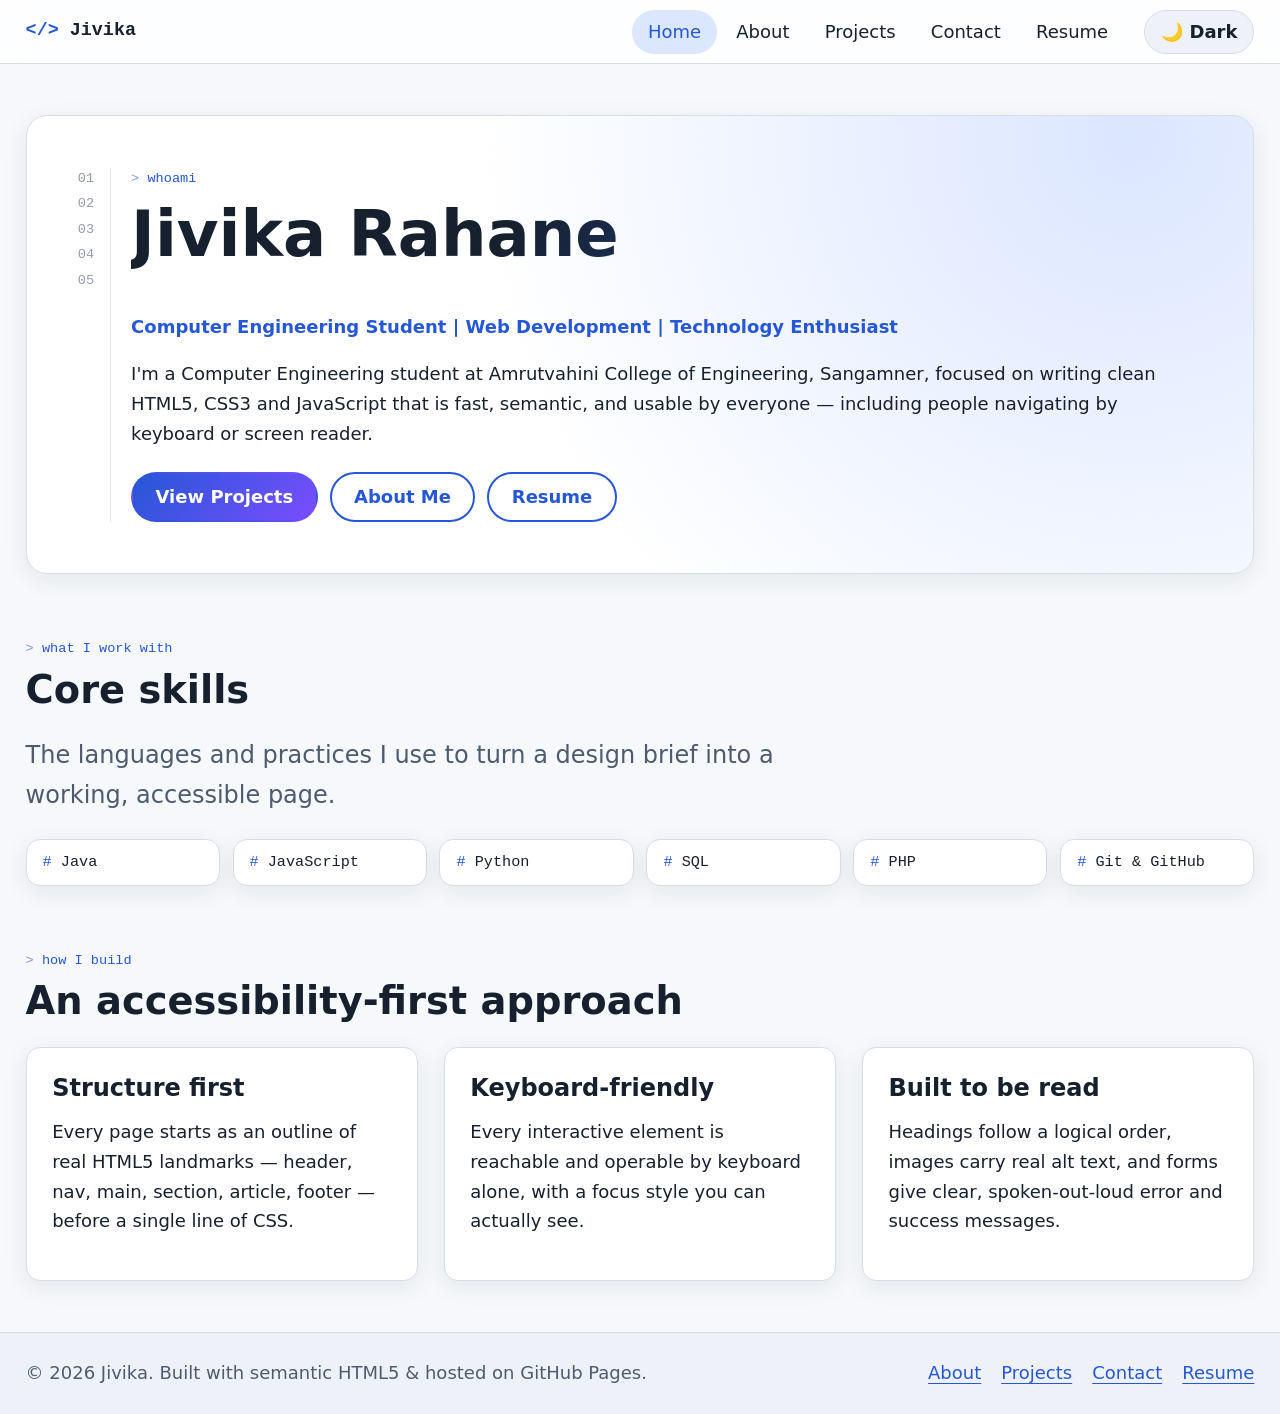
<file: index.html>
<!DOCTYPE html>
<html lang="en">
<head>
  <meta charset="UTF-8">
  <meta name="viewport" content="width=device-width, initial-scale=1.0">
  <title>Jivika Rahane — Computer Engineering Student Portfolio</title>
  <meta name="description" content="Jivika Rahane is a Computer Engineering student building accessible, semantic, standards-first websites. Explore projects, skills, and ways to get in touch.">
  <meta name="author" content="Jivika Rahane">
  <meta name="robots" content="index, follow">
  <meta name="color-scheme" content="light dark">
  <meta property="og:title" content="Jivika Rahane — Computer Engineering Student Portfolio">
  <meta property="og:description" content="Computer Engineering student building accessible, semantic, standards-first websites.">
  <meta property="og:type" content="website">
  <meta property="og:url" content="index.html">
  <meta property="og:image" content="assets/og-image.png">
  <meta name="twitter:card" content="summary_large_image">
  <script>try{var t=localStorage.getItem("theme");if(t)document.documentElement.setAttribute("data-theme",t)}catch(e){}</script>
  <link rel="stylesheet" href="css/style.css">
</head>
<body>
  <a class="skip-link" href="#main-content">Skip to main content</a>

  <header class="site-header">
    <a class="brand" href="index.html"><span aria-hidden="true">&lt;/&gt;</span> Jivika</a>
    <button class="menu-toggle" type="button" aria-expanded="false" aria-controls="site-nav">&#9776; Menu</button>
    <nav id="site-nav" class="site-nav" aria-label="Main navigation">
      <ul>
        <li><a href="index.html" aria-current="page">Home</a></li>
        <li><a href="about.html">About</a></li>
        <li><a href="projects.html">Projects</a></li>
        <li><a href="contact.html">Contact</a></li>
        <li><a href="resume.html">Resume</a></li>
      </ul>
    </nav>
    <button class="theme-toggle" type="button" aria-label="Switch colour theme">&#127769; Dark</button>
  </header>

  <main id="main-content">
    <section class="hero" aria-labelledby="hero-title">
      <div class="hero__lines" aria-hidden="true"><span>01</span><span>02</span><span>03</span><span>04</span><span>05</span></div>
      <div class="hero__content">
        <p class="eyebrow">whoami</p>
        <h1 id="hero-title">Jivika Rahane</h1>
        <p class="hero__role">Computer Engineering Student | Web Development | Technology Enthusiast</p>
        <p>I'm a Computer Engineering student at Amrutvahini College of Engineering, Sangamner, focused on writing clean HTML5, CSS3 and JavaScript that is fast, semantic, and usable by everyone &mdash; including people navigating by keyboard or screen reader.</p>
        <div class="actions">
          <a class="btn btn--primary" href="projects.html">View Projects</a>
          <a class="btn" href="about.html">About Me</a>
          <a class="btn" href="resume.html">Resume</a>
        </div>
      </div>
    </section>

    <section aria-labelledby="skills-title">
      <p class="eyebrow">what I work with</p>
      <h2 id="skills-title">Core skills</h2>
      <p class="lead">The languages and practices I use to turn a design brief into a working, accessible page.</p>
      <ul class="chip-grid">
        <li><span class="chip"><span aria-hidden="true">#</span> Java</span></li>
        <li><span class="chip"><span aria-hidden="true">#</span> JavaScript</span></li>
        <li><span class="chip"><span aria-hidden="true">#</span> Python</span></li>
        <li><span class="chip"><span aria-hidden="true">#</span> SQL</span></li>
        <li><span class="chip"><span aria-hidden="true">#</span> PHP</span></li>
        <li><span class="chip"><span aria-hidden="true">#</span> Git &amp; GitHub</span></li>
      </ul>
    </section>

    <section aria-labelledby="approach-title">
      <p class="eyebrow">how I build</p>
      <h2 id="approach-title">An accessibility-first approach</h2>
      <div class="card-grid">
        <article class="card">
          <h3>Structure first</h3>
          <p>Every page starts as an outline of real HTML5 landmarks &mdash; header, nav, main, section, article, footer &mdash; before a single line of CSS.</p>
        </article>
        <article class="card">
          <h3>Keyboard-friendly</h3>
          <p>Every interactive element is reachable and operable by keyboard alone, with a focus style you can actually see.</p>
        </article>
        <article class="card">
          <h3>Built to be read</h3>
          <p>Headings follow a logical order, images carry real alt text, and forms give clear, spoken-out-loud error and success messages.</p>
        </article>
      </div>
    </section>
  </main>

  <footer class="site-footer">
    <p>&copy; 2026 Jivika. Built with semantic HTML5 &amp; hosted on GitHub Pages.</p>
    <nav aria-label="Footer navigation">
      <ul>
        <li><a href="about.html">About</a></li>
        <li><a href="projects.html">Projects</a></li>
        <li><a href="contact.html">Contact</a></li>
        <li><a href="resume.html">Resume</a></li>
      </ul>
    </nav>
  </footer>

  <script src="js/main.js"></script>
</body>
</html>
</file>
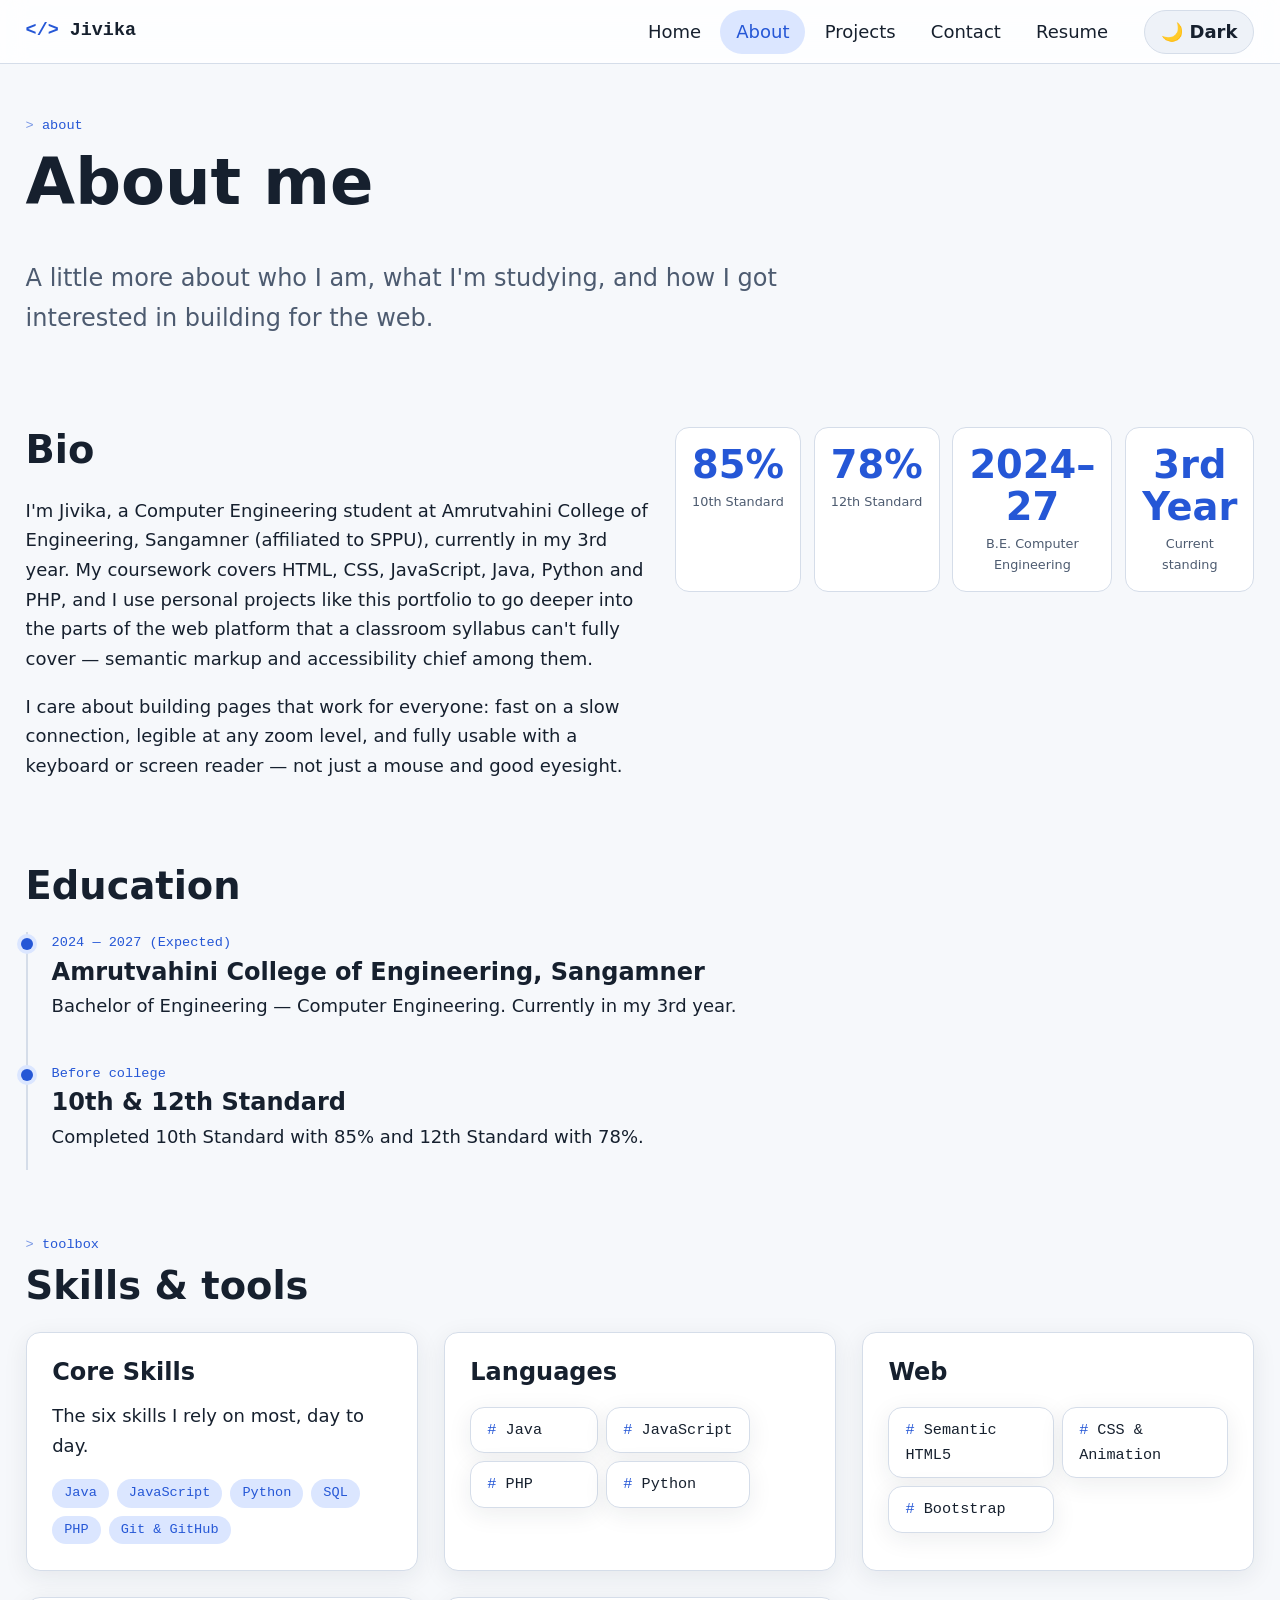
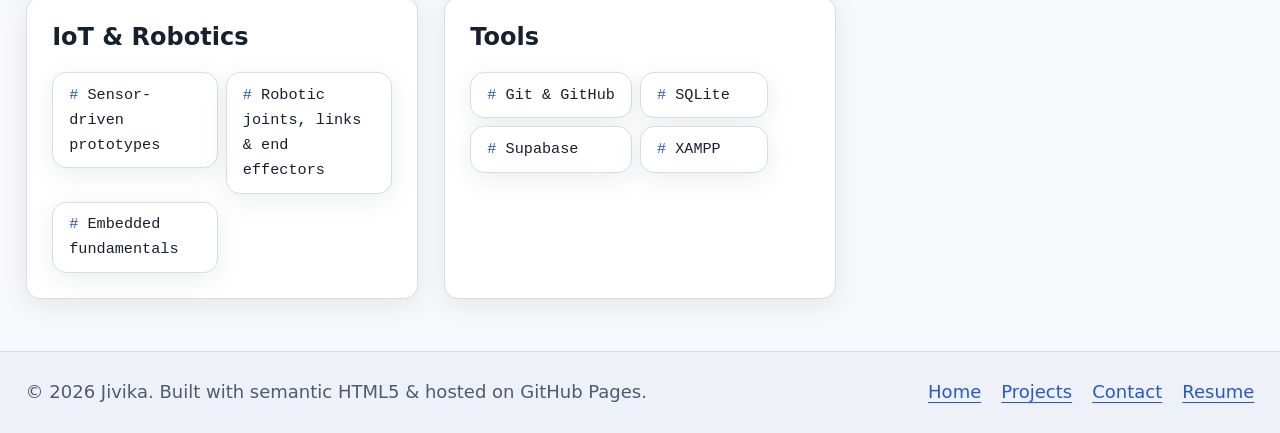
<file: about.html>
<!DOCTYPE html>
<html lang="en">
<head>
  <meta charset="UTF-8">
  <meta name="viewport" content="width=device-width, initial-scale=1.0">
  <title>About Jivika — Web Developer Portfolio</title>
  <meta name="description" content="Learn about Jivika Rahane, a Computer Engineering student at Amrutvahini College of Engineering, Sangamner, and the skills and background behind this portfolio.">
  <meta name="author" content="Jivika Rahane">
  <meta name="robots" content="index, follow">
  <meta name="color-scheme" content="light dark">
  <meta property="og:title" content="About Jivika">
  <meta property="og:description" content="Computer Engineering student at Amrutvahini College of Engineering, Sangamner.">
  <meta property="og:type" content="profile">
  <meta property="og:url" content="about.html">
  <meta property="og:image" content="assets/og-image.png">
  <meta name="twitter:card" content="summary_large_image">
  <script>try{var t=localStorage.getItem("theme");if(t)document.documentElement.setAttribute("data-theme",t)}catch(e){}</script>
  <link rel="stylesheet" href="css/style.css">
</head>
<body>
  <a class="skip-link" href="#main-content">Skip to main content</a>

  <header class="site-header">
    <a class="brand" href="index.html"><span aria-hidden="true">&lt;/&gt;</span> Jivika</a>
    <button class="menu-toggle" type="button" aria-expanded="false" aria-controls="site-nav">&#9776; Menu</button>
    <nav id="site-nav" class="site-nav" aria-label="Main navigation">
      <ul>
        <li><a href="index.html">Home</a></li>
        <li><a href="about.html" aria-current="page">About</a></li>
        <li><a href="projects.html">Projects</a></li>
        <li><a href="contact.html">Contact</a></li>
        <li><a href="resume.html">Resume</a></li>
      </ul>
    </nav>
    <button class="theme-toggle" type="button" aria-label="Switch colour theme">&#127769; Dark</button>
  </header>

  <main id="main-content">
    <section class="page-head" aria-labelledby="page-title">
      <p class="eyebrow">about</p>
      <h1 id="page-title">About me</h1>
      <p class="lead">A little more about who I am, what I'm studying, and how I got interested in building for the web.</p>
    </section>

    <section class="split" aria-labelledby="bio-title">
      <div>
        <h2 id="bio-title">Bio</h2>
        <p>I'm Jivika, a Computer Engineering student at Amrutvahini College of Engineering, Sangamner (affiliated to SPPU), currently in my 3rd year. My coursework covers HTML, CSS, JavaScript, Java, Python and PHP, and I use personal projects like this portfolio to go deeper into the parts of the web platform that a classroom syllabus can't fully cover &mdash; semantic markup and accessibility chief among them.</p>
        <p>I care about building pages that work for everyone: fast on a slow connection, legible at any zoom level, and fully usable with a keyboard or screen reader &mdash; not just a mouse and good eyesight.</p>
      </div>
      <dl class="stats" aria-label="Quick facts">
        <div class="stat"><dt>10th Standard</dt><dd>85%</dd></div>
        <div class="stat"><dt>12th Standard</dt><dd>78%</dd></div>
        <div class="stat"><dt>B.E. Computer Engineering</dt><dd>2024&ndash;27</dd></div>
        <div class="stat"><dt>Current standing</dt><dd>3rd Year</dd></div>
      </dl>
    </section>

    <section aria-labelledby="edu-title">
      <h2 id="edu-title">Education</h2>
      <ol class="timeline">
        <li class="timeline__item">
          <p class="timeline__date">2024 &mdash; 2027 (Expected)</p>
          <h3>Amrutvahini College of Engineering, Sangamner</h3>
          <p>Bachelor of Engineering &mdash; Computer Engineering. Currently in my 3rd year.</p>
        </li>
        <li class="timeline__item">
          <p class="timeline__date">Before college</p>
          <h3>10th &amp; 12th Standard</h3>
          <p>Completed 10th Standard with 85% and 12th Standard with 78%.</p>
        </li>
      </ol>
    </section>

    <section aria-labelledby="tools-title">
      <p class="eyebrow">toolbox</p>
      <h2 id="tools-title">Skills &amp; tools</h2>
      <div class="card-grid">
        <article class="card card--wide">
          <h3>Core Skills</h3>
          <p>The six skills I rely on most, day to day.</p>
          <ul class="tag-list">
          <li>Java</li>
          <li>JavaScript</li>
          <li>Python</li>
          <li>SQL</li>
          <li>PHP</li>
          <li>Git &amp; GitHub</li>
          </ul>
        </article>
        <article class="card">
          <h3>Languages</h3>
          <ul class="chip-grid chip-grid--tight">
          <li><span class="chip"><span aria-hidden="true">#</span> Java</span></li>
          <li><span class="chip"><span aria-hidden="true">#</span> JavaScript</span></li>
          <li><span class="chip"><span aria-hidden="true">#</span> PHP</span></li>
          <li><span class="chip"><span aria-hidden="true">#</span> Python</span></li>
          </ul>
        </article>
        <article class="card">
          <h3>Web</h3>
          <ul class="chip-grid chip-grid--tight">
          <li><span class="chip"><span aria-hidden="true">#</span> Semantic HTML5</span></li>
          <li><span class="chip"><span aria-hidden="true">#</span> CSS &amp; Animation</span></li>
          <li><span class="chip"><span aria-hidden="true">#</span> Bootstrap</span></li>
          </ul>
        </article>
        <article class="card">
          <h3>IoT &amp; Robotics</h3>
          <ul class="chip-grid chip-grid--tight">
          <li><span class="chip"><span aria-hidden="true">#</span> Sensor-driven prototypes</span></li>
          <li><span class="chip"><span aria-hidden="true">#</span> Robotic joints, links &amp; end effectors</span></li>
          <li><span class="chip"><span aria-hidden="true">#</span> Embedded fundamentals</span></li>
          </ul>
        </article>
        <article class="card">
          <h3>Tools</h3>
          <ul class="chip-grid chip-grid--tight">
          <li><span class="chip"><span aria-hidden="true">#</span> Git &amp; GitHub</span></li>
          <li><span class="chip"><span aria-hidden="true">#</span> SQLite</span></li>
          <li><span class="chip"><span aria-hidden="true">#</span> Supabase</span></li>
          <li><span class="chip"><span aria-hidden="true">#</span> XAMPP</span></li>
          </ul>
        </article>
      </div>
    </section>
  </main>

  <footer class="site-footer">
    <p>&copy; 2026 Jivika. Built with semantic HTML5 &amp; hosted on GitHub Pages.</p>
    <nav aria-label="Footer navigation">
      <ul>
        <li><a href="index.html">Home</a></li>
        <li><a href="projects.html">Projects</a></li>
        <li><a href="contact.html">Contact</a></li>
        <li><a href="resume.html">Resume</a></li>
      </ul>
    </nav>
  </footer>

  <script src="js/main.js"></script>
</body>
</html>
</file>
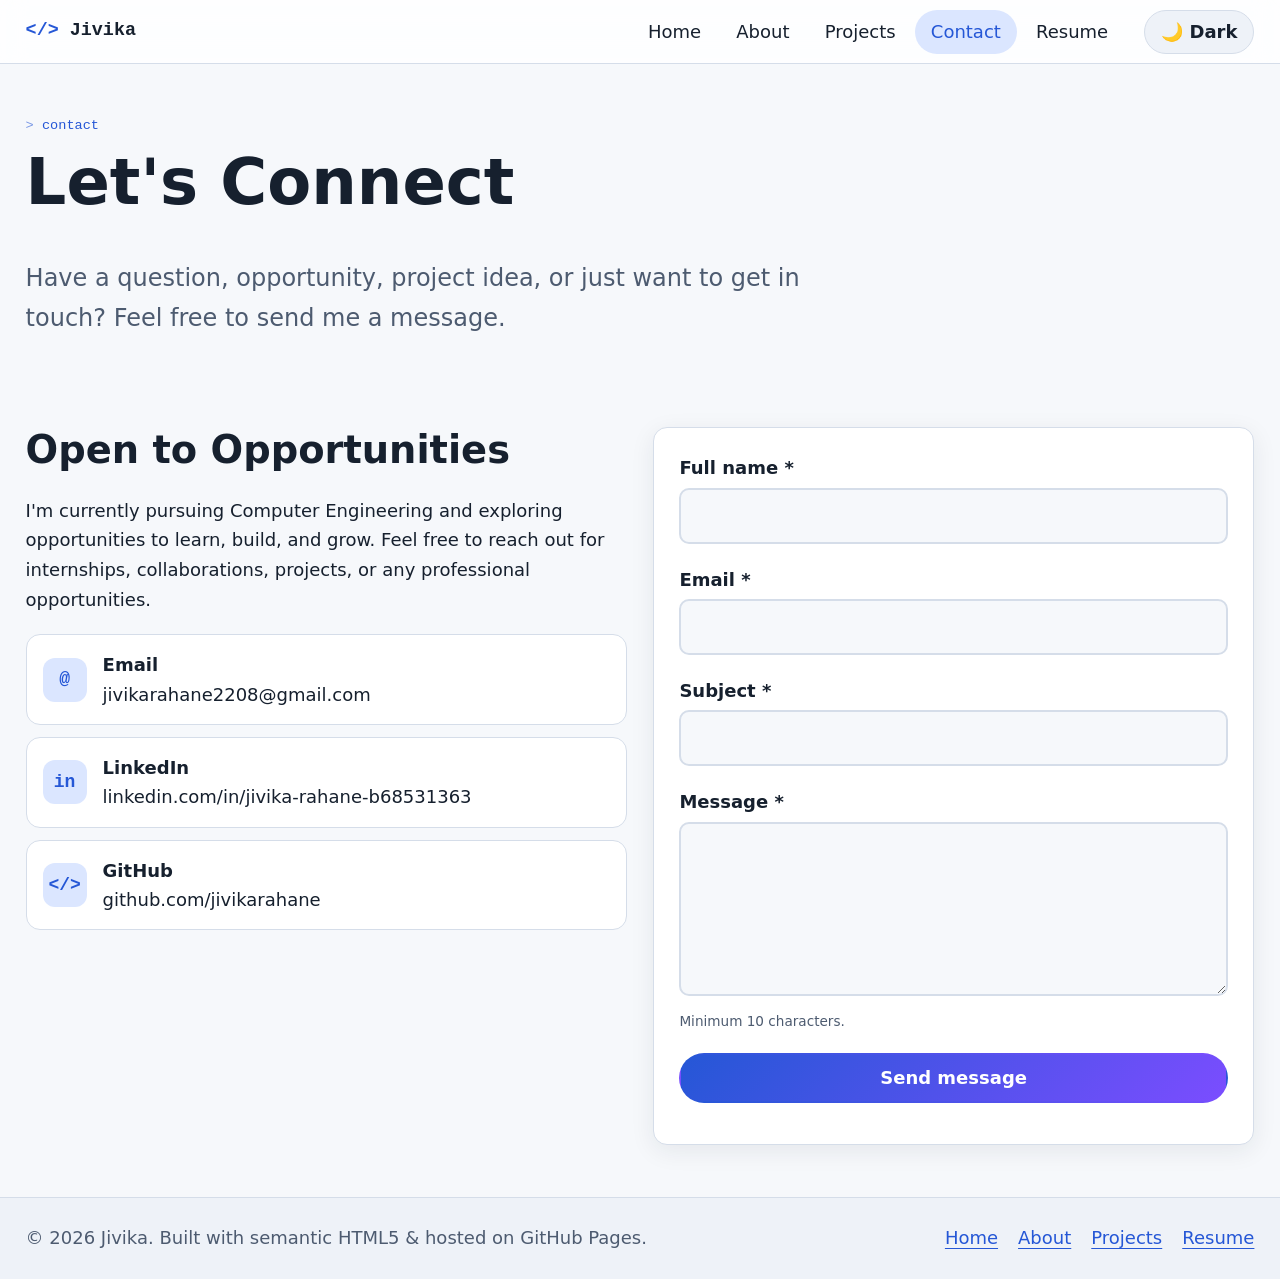
<file: contact.html>
<!DOCTYPE html>
<html lang="en">
<head>
  <meta charset="UTF-8">
  <meta name="viewport" content="width=device-width, initial-scale=1.0">
  <title>Contact Jivika — Web Developer Portfolio</title>
  <meta name="description" content="Get in touch with Jivika about web development projects, collaboration, or opportunities.">
  <meta name="author" content="Jivika Rahane">
  <meta name="robots" content="index, follow">
  <meta name="color-scheme" content="light dark">
  <meta property="og:title" content="Contact Jivika">
  <meta property="og:description" content="Get in touch about web development projects or opportunities.">
  <meta property="og:type" content="website">
  <meta property="og:url" content="contact.html">
  <meta property="og:image" content="assets/og-image.png">
  <meta name="twitter:card" content="summary_large_image">
  <script>try{var t=localStorage.getItem("theme");if(t)document.documentElement.setAttribute("data-theme",t)}catch(e){}</script>
  <link rel="stylesheet" href="css/style.css">
</head>
<body>
  <a class="skip-link" href="#main-content">Skip to main content</a>

  <header class="site-header">
    <a class="brand" href="index.html"><span aria-hidden="true">&lt;/&gt;</span> Jivika</a>
    <button class="menu-toggle" type="button" aria-expanded="false" aria-controls="site-nav">&#9776; Menu</button>
    <nav id="site-nav" class="site-nav" aria-label="Main navigation">
      <ul>
        <li><a href="index.html">Home</a></li>
        <li><a href="about.html">About</a></li>
        <li><a href="projects.html">Projects</a></li>
        <li><a href="contact.html" aria-current="page">Contact</a></li>
        <li><a href="resume.html">Resume</a></li>
      </ul>
    </nav>
    <button class="theme-toggle" type="button" aria-label="Switch colour theme">&#127769; Dark</button>
  </header>

  <main id="main-content">
    <section class="page-head" aria-labelledby="page-title">
      <p class="eyebrow">contact</p>
      <h1 id="page-title">Let's Connect</h1>
      <p class="lead">Have a question, opportunity, project idea, or just want to get in touch? Feel free to send me a message.</p>
    </section>

    <section class="split split--contact">
      <div aria-labelledby="open-title">
        <h2 id="open-title">Open to Opportunities</h2>
        <p>I'm currently pursuing Computer Engineering and exploring opportunities to learn, build, and grow. Feel free to reach out for internships, collaborations, projects, or any professional opportunities.</p>
        <ul class="contact-list">
          <li><a href="mailto:jivikarahane2208@gmail.com"><span class="contact-list__icon" aria-hidden="true">@</span><span><strong>Email</strong><br>jivikarahane2208@gmail.com</span></a></li>
          <li><a href="https://www.linkedin.com/in/jivika-rahane-b68531363/" target="_blank" rel="noopener noreferrer"><span class="contact-list__icon" aria-hidden="true">in</span><span><strong>LinkedIn</strong><br>linkedin.com/in/jivika-rahane-b68531363</span></a></li>
          <li><a href="https://github.com/jivikarahane" target="_blank" rel="noopener noreferrer"><span class="contact-list__icon" aria-hidden="true">&lt;/&gt;</span><span><strong>GitHub</strong><br>github.com/jivikarahane</span></a></li>
        </ul>
      </div>

      <form id="contact-form" class="form card" novalidate>
        <div class="hp" aria-hidden="true"><label>Leave this field empty <input type="text" name="website" tabindex="-1" autocomplete="off"></label></div>
        <div class="field">
          <label for="name">Full name <span aria-hidden="true">*</span></label>
          <input id="name" name="name" type="text" autocomplete="name" required aria-describedby="name-err">
          <p class="error" id="name-err" role="alert"></p>
        </div>
        <div class="field">
          <label for="email">Email <span aria-hidden="true">*</span></label>
          <input id="email" name="email" type="email" autocomplete="email" required aria-describedby="email-err">
          <p class="error" id="email-err" role="alert"></p>
        </div>
        <div class="field">
          <label for="subject">Subject <span aria-hidden="true">*</span></label>
          <input id="subject" name="subject" type="text" required aria-describedby="subject-err">
          <p class="error" id="subject-err" role="alert"></p>
        </div>
        <div class="field">
          <label for="message">Message <span aria-hidden="true">*</span></label>
          <textarea id="message" name="message" rows="5" required minlength="10" aria-describedby="message-hint message-err"></textarea>
          <p class="hint" id="message-hint">Minimum 10 characters.</p>
          <p class="error" id="message-err" role="alert"></p>
        </div>
        <button class="btn btn--primary" type="submit">Send message</button>
        <p class="form-status" id="form-status" role="status" aria-live="polite"></p>
      </form>
    </section>
  </main>

  <footer class="site-footer">
    <p>&copy; 2026 Jivika. Built with semantic HTML5 &amp; hosted on GitHub Pages.</p>
    <nav aria-label="Footer navigation">
      <ul>
        <li><a href="index.html">Home</a></li>
        <li><a href="about.html">About</a></li>
        <li><a href="projects.html">Projects</a></li>
        <li><a href="resume.html">Resume</a></li>
      </ul>
    </nav>
  </footer>

  <script src="js/main.js"></script>
</body>
</html>
</file>
<file: css/style.css>
/* =========================================================
   Jivika Rahane — Portfolio
   Task 2: Advanced CSS3 & Responsive Architecture
   - CSS Grid for page + card layouts
   - Flexbox for component alignment
   - Mobile-first media queries
   - CSS custom properties for light/dark theme
   ========================================================= */

/* ---------- Design tokens (light default) ---------- */
:root {
  --bg: #f6f8fb;
  --surface: #ffffff;
  --surface-2: #eef2f8;
  --text: #16202e;
  --text-muted: #4d5b70;
  --accent: #2557d6;
  --accent-2: #7b4dff;
  --accent-contrast: #ffffff;
  --accent-soft: #dbe6ff;
  --border: #d5dde9;
  --shadow: 0 6px 24px rgb(22 32 46 / 0.08);

  --font-body: system-ui, -apple-system, "Segoe UI", Roboto, sans-serif;
  --font-mono: ui-monospace, "SF Mono", Consolas, "Liberation Mono", monospace;

  --step-0: clamp(1rem, 0.95rem + 0.25vw, 1.125rem);
  --step-1: clamp(1.2rem, 1.1rem + 0.6vw, 1.5rem);
  --step-2: clamp(1.6rem, 1.3rem + 1.5vw, 2.4rem);
  --step-3: clamp(2.3rem, 1.6rem + 3.4vw, 4rem);

  --space: clamp(1rem, 0.8rem + 1vw, 2rem);
  --radius: 14px;
  --ease: cubic-bezier(0.2, 0.7, 0.2, 1);
  --max-width: 72rem;
}

/* Dark: follows the OS unless the visitor picked a theme */
@media (prefers-color-scheme: dark) {
  :root:not([data-theme="light"]) {
    --bg: #0e1420; --surface: #161e2e; --surface-2: #1d2740;
    --text: #e8eef9; --text-muted: #a3b1c9;
    --accent: #7fa6ff; --accent-2: #b394ff; --accent-contrast: #0e1420;
    --accent-soft: #24335a; --border: #2a3652;
    --shadow: 0 6px 24px rgb(0 0 0 / 0.4);
  }
}
:root[data-theme="dark"] {
  --bg: #0e1420; --surface: #161e2e; --surface-2: #1d2740;
  --text: #e8eef9; --text-muted: #a3b1c9;
  --accent: #7fa6ff; --accent-2: #b394ff; --accent-contrast: #0e1420;
  --accent-soft: #24335a; --border: #2a3652;
  --shadow: 0 6px 24px rgb(0 0 0 / 0.4);
}

/* ---------- Base ---------- */
*, *::before, *::after { box-sizing: border-box; }
html { scroll-behavior: smooth; color-scheme: light dark; }
:root[data-theme="light"] { color-scheme: light; }
:root[data-theme="dark"] { color-scheme: dark; }

body {
  margin: 0;
  font-family: var(--font-body);
  font-size: var(--step-0);
  line-height: 1.65;
  color: var(--text);
  background: var(--bg);
  transition: background-color 0.3s var(--ease), color 0.3s var(--ease);
}
img { max-width: 100%; height: auto; display: block; }
h1, h2, h3, h4 { line-height: 1.2; margin: 0 0 0.6em; text-wrap: balance; }
h1 { font-size: var(--step-3); }
h2 { font-size: var(--step-2); }
h3 { font-size: var(--step-1); }
h4 { font-size: 0.8rem; font-family: var(--font-mono); text-transform: uppercase; letter-spacing: 0.08em; color: var(--accent); margin: 1rem 0 0.25rem; }
p { margin: 0 0 1em; }
a { color: var(--accent); text-underline-offset: 0.2em; }
ul, ol { margin: 0; padding: 0; list-style: none; }
:focus-visible { outline: 3px solid var(--accent); outline-offset: 3px; border-radius: 4px; }

.visually-hidden { position: absolute; width: 1px; height: 1px; overflow: hidden; clip-path: inset(50%); white-space: nowrap; }
.skip-link { position: absolute; left: 1rem; top: -4rem; z-index: 200; padding: 0.6rem 1rem; background: var(--accent); color: var(--accent-contrast); border-radius: 8px; transition: top 0.2s; }
.skip-link:focus { top: 1rem; }

.eyebrow { font-family: var(--font-mono); font-size: 0.85rem; color: var(--accent); margin-bottom: 0.4rem; }
.eyebrow::before { content: "> "; opacity: 0.6; }
.lead { color: var(--text-muted); font-size: var(--step-1); max-width: 55ch; }

/* ---------- GRID: page layout (header / main / footer) ---------- */
body {
  display: grid;
  grid-template-columns: minmax(var(--space), 1fr) minmax(0, var(--max-width)) minmax(var(--space), 1fr);
  grid-template-rows: auto 1fr auto;
}
.site-header, .site-footer { grid-column: 1 / -1; }
main {
  grid-column: 1 / -1;
  display: grid;
  grid-template-columns: subgrid;
  align-content: start;
  row-gap: calc(var(--space) * 2.5);
  padding-block: calc(var(--space) * 2);
}
main > * { grid-column: 2; }

/* ---------- FLEXBOX: header & nav (mobile-first) ---------- */
.site-header {
  position: sticky; top: 0; z-index: 100;
  display: flex; flex-wrap: wrap; align-items: center; gap: 0.75rem;
  padding: 0.6rem var(--space);
  background: color-mix(in srgb, var(--surface) 82%, transparent);
  backdrop-filter: blur(12px) saturate(140%);
  border-bottom: 1px solid var(--border);
}
.brand { font-family: var(--font-mono); font-weight: 700; font-size: 1.15rem; text-decoration: none; color: var(--text); margin-right: auto; }
.brand span { color: var(--accent); }

.menu-toggle, .theme-toggle {
  display: inline-flex; align-items: center; justify-content: center; gap: 0.4rem;
  min-height: 44px; min-width: 44px; padding: 0 1rem;
  font: inherit; font-weight: 600; cursor: pointer;
  color: var(--text); background: var(--surface-2);
  border: 1px solid var(--border); border-radius: 999px;
  transition: background 0.2s var(--ease), transform 0.2s var(--ease);
}
.menu-toggle:hover, .theme-toggle:hover { background: var(--accent-soft); transform: translateY(-1px); }

.site-nav { display: none; flex-basis: 100%; order: 5; }
.site-nav.is-open { display: block; }
.site-nav ul { display: flex; flex-direction: column; gap: 0.2rem; }
.site-nav a {
  display: flex; align-items: center; min-height: 44px; padding: 0 1rem;
  border-radius: 999px; color: var(--text); text-decoration: none; font-weight: 500;
  transition: background 0.2s var(--ease), color 0.2s var(--ease);
}
.site-nav a:hover, .site-nav a[aria-current="page"] { background: var(--accent-soft); color: var(--accent); }

/* ---------- Buttons ---------- */
.actions { display: flex; flex-wrap: wrap; gap: 0.75rem; margin-top: 1.5rem; }
.btn {
  display: inline-flex; align-items: center; justify-content: center;
  min-height: 46px; padding: 0.5rem 1.4rem;
  font: inherit; font-weight: 600; cursor: pointer; text-decoration: none;
  color: var(--accent); background: transparent;
  border: 2px solid var(--accent); border-radius: 999px;
  transition: transform 0.2s var(--ease), box-shadow 0.2s var(--ease), background 0.2s var(--ease);
}
.btn:hover { transform: translateY(-2px); box-shadow: 0 8px 20px color-mix(in srgb, var(--accent) 35%, transparent); }
.btn--primary { color: var(--accent-contrast); border-color: transparent; background: linear-gradient(135deg, var(--accent), var(--accent-2)); }

/* ---------- Hero ---------- */
.hero {
  position: relative; isolation: isolate;
  display: flex; gap: 1.25rem;
  padding: calc(var(--space) * 1.2);
  background: radial-gradient(circle at 90% 5%, var(--accent-soft), transparent 55%), var(--surface);
  border: 1px solid var(--border); border-radius: calc(var(--radius) * 1.5);
  box-shadow: var(--shadow);
  animation: rise 0.7s var(--ease) both;
}
.hero__lines { display: none; flex-direction: column; gap: 0.2rem; font-family: var(--font-mono); font-size: 0.85rem; color: var(--text-muted); opacity: 0.6; padding-right: 1rem; border-right: 1px solid var(--border); }
.hero h1 { background: linear-gradient(120deg, var(--text) 35%, var(--accent)); -webkit-background-clip: text; background-clip: text; -webkit-text-fill-color: transparent; color: transparent; }
.hero__role { font-weight: 600; color: var(--accent); }
@keyframes rise { from { opacity: 0; transform: translateY(16px); } to { opacity: 1; transform: none; } }

/* ---------- GRID: chips, cards, stats ---------- */
.chip-grid { display: grid; grid-template-columns: repeat(auto-fit, minmax(9.5rem, 1fr)); gap: 0.8rem; margin-top: 1.25rem; }
.chip-grid--tight { grid-template-columns: repeat(auto-fill, minmax(8rem, max-content)); gap: 0.5rem; }
.chip { display: block; padding: 0.6rem 1rem; font-family: var(--font-mono); font-size: 0.95rem; background: var(--surface); border: 1px solid var(--border); border-radius: var(--radius); box-shadow: var(--shadow); }
.chip span { color: var(--accent); }

.card-grid { display: grid; grid-template-columns: 1fr; gap: var(--space); margin-top: 1.25rem; }
.card { background: var(--surface); border: 1px solid var(--border); border-radius: var(--radius); padding: var(--space); box-shadow: var(--shadow); transition: transform 0.25s var(--ease), box-shadow 0.25s var(--ease); }
.card:hover { transform: translateY(-4px); }
form.card:hover { transform: none; }

.tag-list { display: flex; flex-wrap: wrap; gap: 0.5rem; margin-top: 0.75rem; }
.tag-list li { padding: 0.2rem 0.75rem; font-size: 0.85rem; font-family: var(--font-mono); color: var(--accent); background: var(--accent-soft); border-radius: 999px; }

.split { display: grid; grid-template-columns: 1fr; gap: var(--space); align-items: start; }
.stats { display: grid; grid-template-columns: repeat(2, 1fr); gap: 0.8rem; margin: 0; }
.stat { padding: 1rem; text-align: center; background: var(--surface); border: 1px solid var(--border); border-radius: var(--radius); }
.stat dd { margin: 0; font-size: var(--step-2); font-weight: 800; color: var(--accent); line-height: 1.1; }
.stat dt { order: 2; font-size: 0.8rem; color: var(--text-muted); margin-top: 0.3rem; }
.stat { display: flex; flex-direction: column; }

.timeline { margin-top: 1.25rem; border-left: 2px solid var(--border); padding-left: 1.5rem; display: grid; gap: 1.5rem; }
.timeline__item { position: relative; }
.timeline__item::before { content: ""; position: absolute; left: calc(-1.5rem - 7px); top: 0.4rem; width: 12px; height: 12px; border-radius: 50%; background: var(--accent); box-shadow: 0 0 0 4px var(--accent-soft); }
.timeline__date { font-family: var(--font-mono); font-size: 0.85rem; color: var(--accent); margin: 0; }
.timeline__item h3 { margin: 0.2rem 0 0.3rem; }

/* ---------- Projects ---------- */
.project-grid { display: grid; grid-template-columns: 1fr; gap: var(--space); }
.project { display: flex; flex-direction: column; overflow: hidden; background: var(--surface); border: 1px solid var(--border); border-radius: var(--radius); box-shadow: var(--shadow); transition: transform 0.25s var(--ease); }
.project:hover { transform: translateY(-4px); }
.project__img { width: 100%; aspect-ratio: 16 / 10; object-fit: cover; background: var(--surface-2); }
.project__body { display: flex; flex-direction: column; flex: 1; padding: var(--space); }
.project__body h3 { margin-bottom: 0.4rem; }
.badge { align-self: flex-start; margin: 0 0 0.6rem; padding: 0.15rem 0.7rem; font-size: 0.75rem; font-family: var(--font-mono); color: var(--accent); border: 1px solid var(--accent); border-radius: 999px; }
.note { margin: auto 0 0; padding-top: 1rem; font-size: 0.85rem; font-style: italic; color: var(--text-muted); }

/* ---------- Contact ---------- */
.contact-list { display: grid; gap: 0.8rem; margin-top: 1.25rem; }
.contact-list a { display: flex; align-items: center; gap: 1rem; padding: 0.9rem 1rem; color: var(--text); text-decoration: none; background: var(--surface); border: 1px solid var(--border); border-radius: var(--radius); overflow-wrap: anywhere; transition: border-color 0.2s, transform 0.2s var(--ease); }
.contact-list a:hover { border-color: var(--accent); transform: translateX(4px); }
.contact-list__icon { flex: none; display: grid; place-items: center; width: 44px; height: 44px; font-family: var(--font-mono); font-weight: 700; color: var(--accent); background: var(--accent-soft); border-radius: 12px; }
.form { display: grid; gap: 1rem; }
.field label { display: block; margin-bottom: 0.3rem; font-weight: 600; }
.field input, .field textarea { width: 100%; padding: 0.7rem 0.9rem; font: inherit; color: var(--text); background: var(--bg); border: 2px solid var(--border); border-radius: 10px; transition: border-color 0.2s; }
.field input:focus, .field textarea:focus { outline: none; border-color: var(--accent); box-shadow: 0 0 0 3px var(--accent-soft); }
.field [aria-invalid="true"] { border-color: #d83a3a; }
.hint { margin: 0.3rem 0 0; font-size: 0.85rem; color: var(--text-muted); }
.error { margin: 0.3rem 0 0; font-size: 0.85rem; color: #d83a3a; min-height: 0; }
.form-status { margin: 0; font-weight: 600; color: var(--accent); }
.hp { position: absolute; left: -9999px; }

/* ---------- Resume ---------- */
.resume img { width: 100%; max-width: 46rem; margin-inline: auto; border: 1px solid var(--border); border-radius: var(--radius); box-shadow: var(--shadow); }
.resume .actions { justify-content: center; }

/* ---------- Footer (flex) ---------- */
.site-footer { display: flex; flex-direction: column; align-items: center; gap: 1rem; padding: var(--space); text-align: center; color: var(--text-muted); background: var(--surface-2); border-top: 1px solid var(--border); }
.site-footer p { margin: 0; }
.site-footer ul { display: flex; flex-wrap: wrap; justify-content: center; gap: 0.5rem 1.25rem; }

/* =========================================================
   MOBILE-FIRST BREAKPOINTS
   ========================================================= */
/* Tablet ≥ 600px */
@media (min-width: 37.5em) {
  .card-grid { grid-template-columns: repeat(2, 1fr); }
  .card--wide { grid-column: 1 / -1; }
  .project-grid { grid-template-columns: repeat(2, 1fr); }
  .stats { grid-template-columns: repeat(4, 1fr); }
  .hero__lines { display: flex; }
  .site-footer { flex-direction: row; justify-content: space-between; text-align: left; }
}
/* Desktop ≥ 900px */
@media (min-width: 56.25em) {
  .menu-toggle { display: none; }
  .site-nav { display: block; flex-basis: auto; order: 0; }
  .site-nav ul { flex-direction: row; }
  .theme-toggle { margin-left: 0.5rem; }
  .card-grid { grid-template-columns: repeat(3, 1fr); }
  .card--wide { grid-column: auto; }
  .split { grid-template-columns: 1.4fr 1fr; }
  .split--contact { grid-template-columns: 1fr 1fr; }
  .project-grid { grid-template-columns: repeat(3, 1fr); }
  .hero { padding: calc(var(--space) * 2); }
}
/* Large ≥ 1200px */
@media (min-width: 75em) { :root { --max-width: 80rem; } }

/* User preferences */
@media (prefers-reduced-motion: reduce) {
  *, *::before, *::after { animation: none !important; transition: none !important; scroll-behavior: auto !important; }
}
@media print {
  .site-header, .site-footer, .skip-link { display: none; }
  body { background: #fff; color: #000; }
}
</file>
